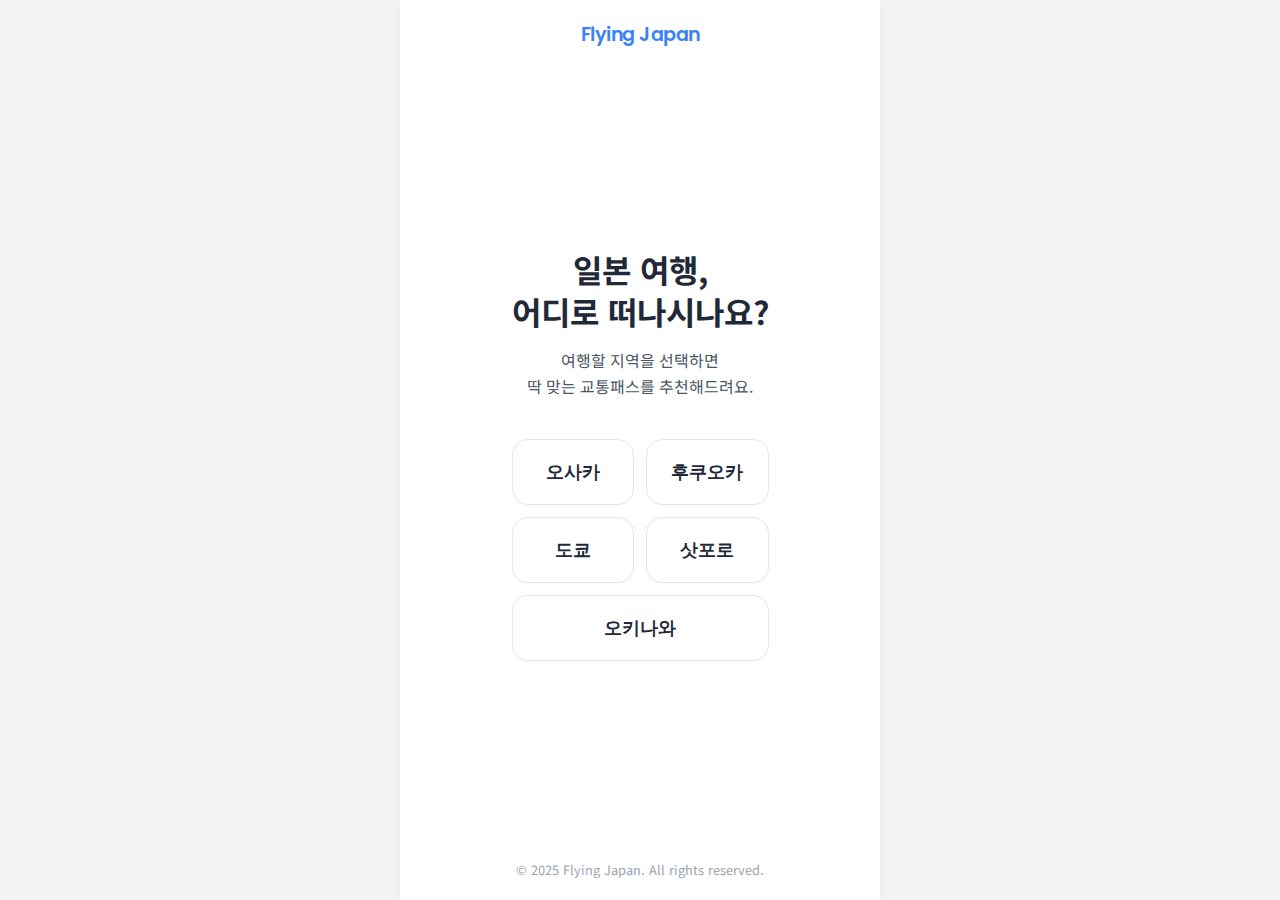
<file: recommendation_transit/index.html>
<!DOCTYPE html>
<html lang="ko">

<head>
    <meta charset="UTF-8">
    <meta name="viewport" content="width=device-width, initial-scale=1.0">
    <title>일본 교통패스 추천 - Flying Japan</title>
    <link rel="preconnect" href="https://fonts.googleapis.com">
    <link rel="preconnect" href="https://fonts.gstatic.com" crossorigin>
    <link
        href="https://fonts.googleapis.com/css2?family=Noto+Sans+KR:wght@300;400;500;700&family=Poppins:wght@400;600&display=swap"
        rel="stylesheet">
    <link rel="stylesheet" href="style.css">
</head>

<body>
    <div class="app-container">
        <header>
            <div class="logo">Flying Japan</div>
        </header>

        <main>
            <!-- Region Selection Section -->
            <section id="region-page" class="active">
                <div class="landing-content">
                    <h1>일본 여행,<br>어디로 떠나시나요?</h1>
                    <p class="subtitle">여행할 지역을 선택하면<br>딱 맞는 교통패스를 추천해드려요.</p>
                    <div class="region-grid">
                        <button class="region-btn" data-region="osaka">오사카</button>
                        <button class="region-btn" data-region="fukuoka">후쿠오카</button>
                        <button class="region-btn" data-region="tokyo">도쿄</button>
                        <button class="region-btn" data-region="sapporo">삿포로</button>
                        <button class="region-btn" data-region="okinawa">오키나와</button>
                    </div>
                </div>
            </section>

            <!-- Intro Section (Dynamic based on region) -->
            <section id="intro-page" class="hidden">
                <div class="landing-content">
                    <h1 id="intro-title">오사카 여행 스타일을<br>알려주세요</h1>
                    <p class="subtitle">맞춤 교통패스를 추천해드릴게요.</p>
                    <button id="start-quiz-btn" class="primary-btn">시작하기</button>
                </div>
            </section>

            <!-- Quiz Section -->
            <section id="quiz-page" class="hidden">
                <div class="progress-bar-container">
                    <div class="progress-bar" id="progress-bar"></div>
                </div>
                <div id="quiz-content">
                    <div class="question-container">
                        <span class="question-number">Q<span id="q-num">1</span></span>
                        <h2 id="question-text">질문 내용</h2>
                    </div>
                    <div class="options-container" id="options-container">
                        <!-- Options injected here -->
                    </div>
                </div>
            </section>

            <!-- Result Section -->
            <section id="result-page" class="hidden">
                <div class="result-content">
                    <p class="result-intro">당신에게 추천하는 패스는</p>
                    <h1 id="result-name">패스 이름</h1>
                    <p id="result-title" class="result-title">한줄 요약</p>

                    <div class="result-details">
                        <p id="result-desc">설명</p>

                        <div id="result-route-container" class="hidden">
                            <h3>추천 루트</h3>
                            <p id="result-route">루트 내용</p>
                        </div>

                        <!-- Extra Info (e.g. Rent-a-car advice) -->
                        <div id="extra-info" class="hidden">
                            <!-- Injected dynamically -->
                        </div>
                    </div>

                    <a href="#" id="result-link" class="result-link-btn" target="_blank">패스 정보 & 추천 일정 보기</a>

                    <div class="action-buttons">
                        <button id="restart-btn" class="secondary-btn">다시 테스트하기</button>
                        <button id="home-btn" class="secondary-btn">다른 지역 선택하기</button>
                    </div>
                </div>
            </section>
        </main>

        <footer>
            <p>&copy; 2025 Flying Japan. All rights reserved.</p>
        </footer>
    </div>
    <script src="data.js"></script>
    <script src="script.js"></script>
</body>

</html>
</file>
<file: recommendation_transit/style.css>
:root {
    --primary-color: #3B82F6;
    /* Blue */
    --primary-dark: #2563EB;
    --accent-color: #10B981;
    /* Green/Teal */
    --bg-color: #F3F4F6;
    --card-bg: #FFFFFF;
    --text-main: #1F2937;
    --text-sub: #4B5563;
    --border-radius: 16px;
    --shadow: 0 4px 6px -1px rgba(0, 0, 0, 0.1), 0 2px 4px -1px rgba(0, 0, 0, 0.06);
    --font-main: 'Noto Sans KR', sans-serif;
    --font-eng: 'Poppins', sans-serif;
}

* {
    box-sizing: border-box;
    margin: 0;
    padding: 0;
}

body {
    font-family: var(--font-main);
    background-color: var(--bg-color);
    color: var(--text-main);
    line-height: 1.6;
    display: flex;
    justify-content: center;
    min-height: 100vh;
}

.app-container {
    width: 100%;
    max-width: 480px;
    /* Mobile-first constraint */
    background-color: var(--card-bg);
    min-height: 100vh;
    box-shadow: 0 0 20px rgba(0, 0, 0, 0.05);
    display: flex;
    flex-direction: column;
    position: relative;
}

/* Header */
header {
    padding: 20px;
    text-align: center;
}

.logo {
    font-family: var(--font-eng);
    font-weight: 600;
    font-size: 1.2rem;
    color: var(--primary-color);
    letter-spacing: -0.5px;
}

/* Main Content */
main {
    flex: 1;
    padding: 20px;
    display: flex;
    flex-direction: column;
    justify-content: center;
    overflow: hidden;
}

section {
    opacity: 0;
    transform: translateY(20px);
    transition: opacity 0.4s ease, transform 0.4s ease;
    display: none;
    /* Hidden by default */
}

section.active {
    display: flex;
    flex-direction: column;
    opacity: 1;
    transform: translateY(0);
}

/* Landing & Region Page */
#region-page,
#intro-page {
    text-align: center;
    align-items: center;
    justify-content: center;
    height: 100%;
}

.landing-content h1 {
    font-size: 2rem;
    font-weight: 700;
    margin-bottom: 16px;
    line-height: 1.3;
}

.subtitle {
    color: var(--text-sub);
    margin-bottom: 40px;
    font-size: 1rem;
}

.region-grid {
    display: grid;
    grid-template-columns: 1fr 1fr;
    gap: 12px;
    width: 100%;
}

.region-btn {
    background-color: white;
    border: 1px solid #E5E7EB;
    padding: 20px;
    border-radius: var(--border-radius);
    font-size: 1.1rem;
    font-weight: 600;
    color: var(--text-main);
    cursor: pointer;
    transition: all 0.2s;
    box-shadow: 0 2px 4px rgba(0, 0, 0, 0.02);
}

.region-btn:hover {
    border-color: var(--primary-color);
    background-color: #F0F9FF;
    transform: translateY(-2px);
    color: var(--primary-color);
}

.region-btn:last-child {
    grid-column: span 2;
    /* Make the last one full width if odd number */
}

/* Buttons */
.primary-btn,
.secondary-btn,
.result-link-btn {
    display: block;
    width: 100%;
    padding: 16px;
    border: none;
    border-radius: var(--border-radius);
    font-size: 1rem;
    font-weight: 700;
    cursor: pointer;
    transition: transform 0.2s, box-shadow 0.2s;
    text-align: center;
    text-decoration: none;
}

.primary-btn {
    background: linear-gradient(135deg, var(--primary-color), var(--primary-dark));
    color: white;
    box-shadow: 0 4px 12px rgba(37, 99, 235, 0.3);
}

.primary-btn:active {
    transform: scale(0.98);
}

.secondary-btn {
    background-color: white;
    color: var(--text-sub);
    border: 1px solid #E5E7EB;
    margin-top: 12px;
}

.result-link-btn {
    background-color: var(--accent-color);
    color: white;
    margin-top: 24px;
    margin-bottom: 12px;
    box-shadow: 0 4px 12px rgba(16, 185, 129, 0.3);
}

/* Quiz Page */
.progress-bar-container {
    width: 100%;
    height: 6px;
    background-color: #E5E7EB;
    border-radius: 10px;
    margin-bottom: 30px;
    overflow: hidden;
}

.progress-bar {
    height: 100%;
    background-color: var(--primary-color);
    width: 0%;
    transition: width 0.3s ease;
}

/* Animation Wrapper */
#quiz-content {
    transition: opacity 0.3s ease, transform 0.3s ease;
}

.fade-out {
    opacity: 0;
    transform: translateX(-20px);
}

.fade-in {
    opacity: 0;
    transform: translateX(20px);
}

.question-container {
    margin-bottom: 30px;
}

.question-number {
    color: var(--primary-color);
    font-weight: 700;
    font-family: var(--font-eng);
    font-size: 1.2rem;
    display: block;
    margin-bottom: 8px;
}

#question-text {
    font-size: 1.5rem;
    font-weight: 700;
    word-break: keep-all;
}

.options-container {
    display: flex;
    flex-direction: column;
    gap: 12px;
}

.option-btn {
    background-color: white;
    border: 1px solid #E5E7EB;
    padding: 18px 20px;
    border-radius: var(--border-radius);
    text-align: left;
    font-size: 1rem;
    color: var(--text-main);
    cursor: pointer;
    transition: all 0.2s;
    box-shadow: 0 2px 4px rgba(0, 0, 0, 0.02);
}

.option-btn:hover {
    border-color: var(--primary-color);
    background-color: #F0F9FF;
    transform: translateY(-2px);
}

.option-btn.selected {
    border-color: var(--primary-color);
    background-color: #DBEAFE;
    /* Darker blue than hover */
    color: var(--primary-dark);
    font-weight: 600;
    box-shadow: 0 0 0 2px var(--primary-color) inset;
}

/* Result Page */
#result-page {
    text-align: center;
}

.result-intro {
    color: var(--text-sub);
    font-size: 0.9rem;
    margin-bottom: 8px;
}

#result-name {
    font-size: 2rem;
    color: var(--primary-color);
    margin-bottom: 8px;
    line-height: 1.3;
}

.result-title {
    font-size: 1.1rem;
    font-weight: 500;
    margin-bottom: 24px;
    color: var(--text-main);
}

.result-details {
    text-align: left;
    background-color: #F9FAFB;
    padding: 24px;
    border-radius: var(--border-radius);
    margin-bottom: 20px;
}

.result-details h3 {
    font-size: 1rem;
    color: var(--primary-color);
    margin-bottom: 12px;
    margin-top: 20px;
}

.result-details h3:first-child {
    margin-top: 0;
}

#result-desc,
#result-route {
    font-size: 0.95rem;
    color: var(--text-sub);
    line-height: 1.7;
}

#extra-info {
    margin-top: 20px;
    padding-top: 20px;
    border-top: 1px dashed #E5E7EB;
}

#extra-info h4 {
    color: var(--accent-color);
    margin-bottom: 8px;
    font-size: 1rem;
}

#extra-info p {
    font-size: 0.9rem;
    color: var(--text-sub);
}

/* Footer */
footer {
    padding: 20px;
    text-align: center;
    font-size: 0.8rem;
    color: #9CA3AF;
}

/* Utilities */
.hidden {
    display: none !important;
}
</file>
